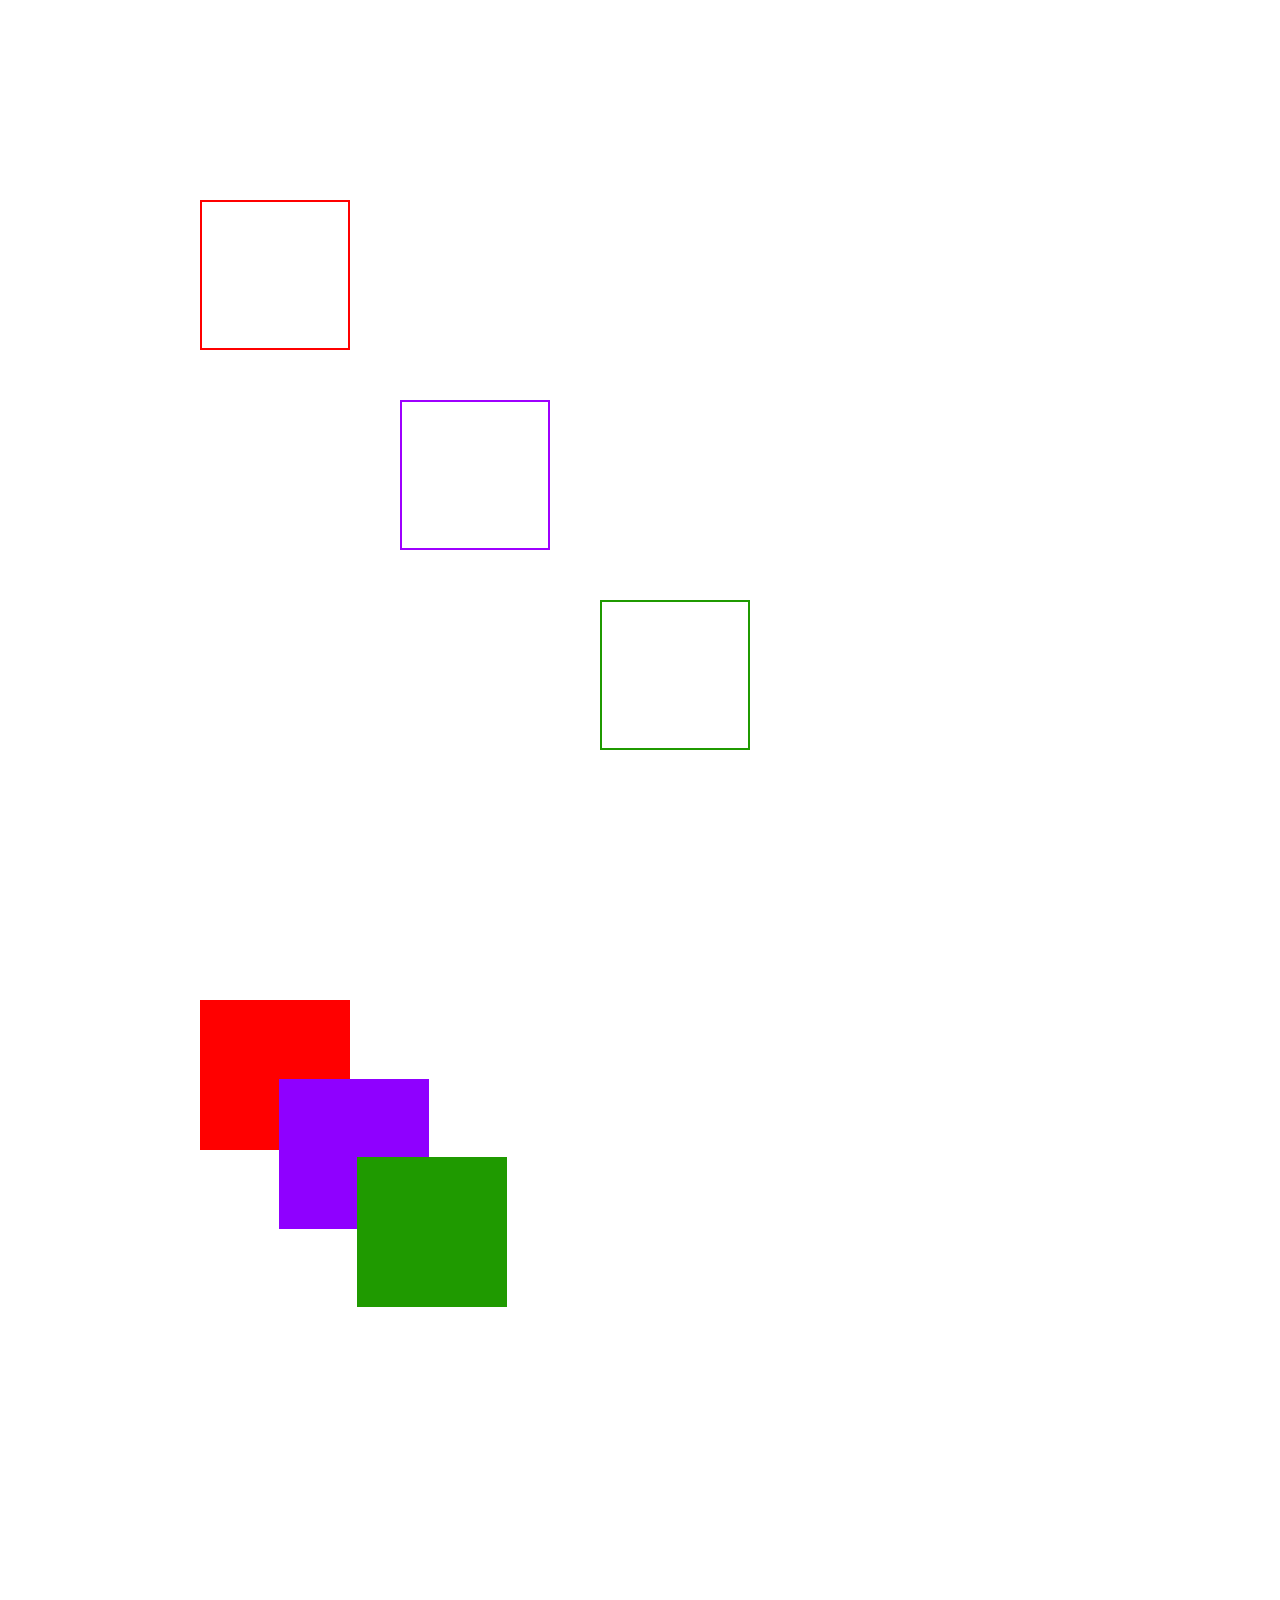
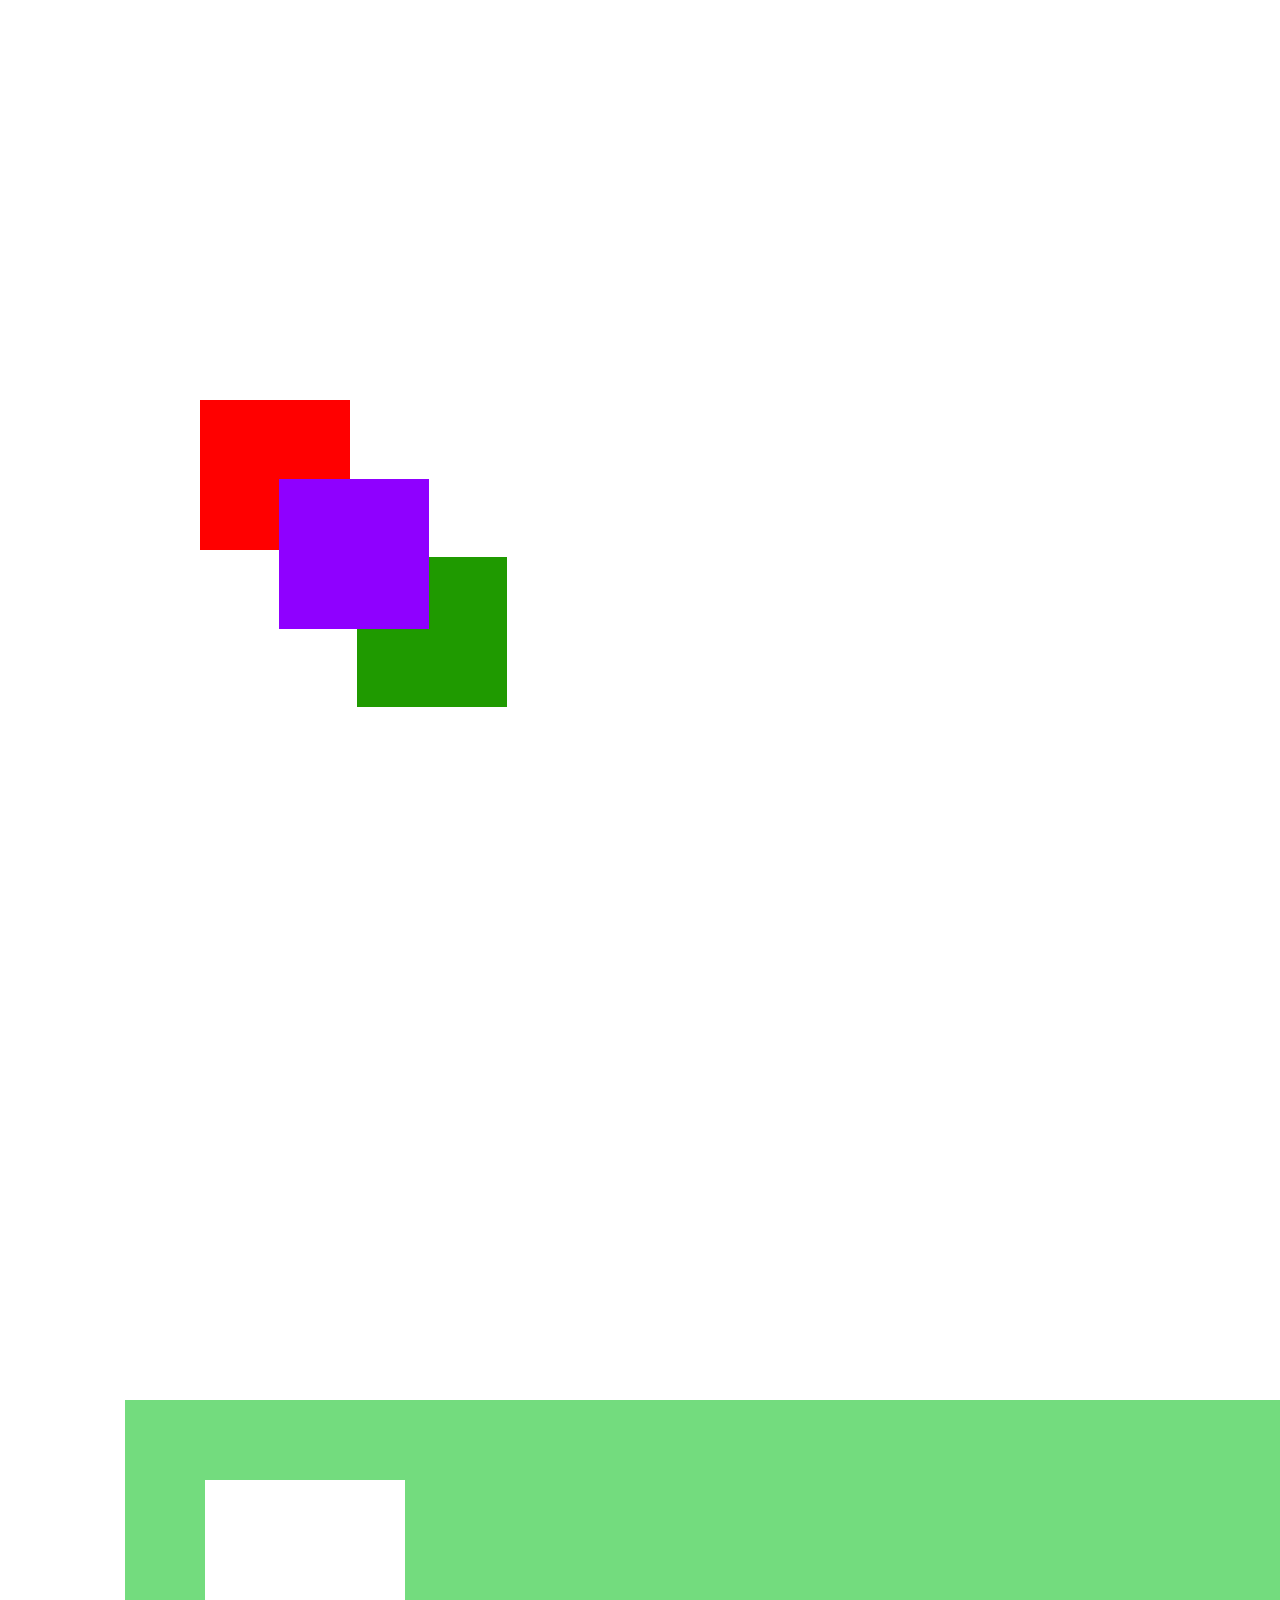
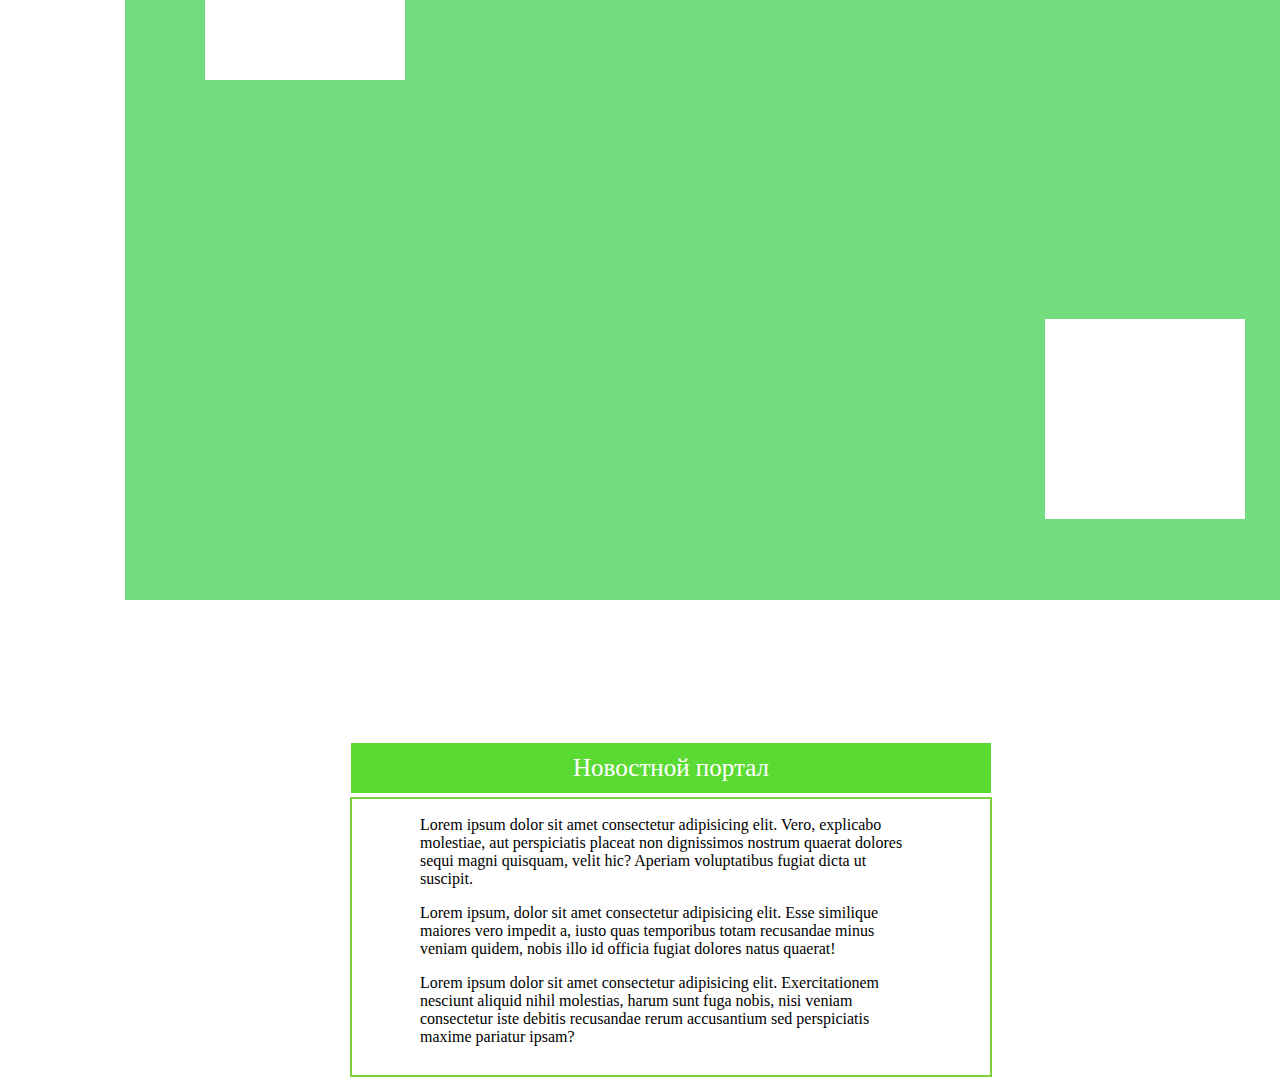
<file: position/index.html>
<!DOCTYPE html>
<html lang="en">
<head>
  <meta charset="UTF-8">
  <meta http-equiv="X-UA-Compatible" content="IE=edge">
  <meta name="viewport" content="width=device-width, initial-scale=1.0">
  <title>Position</title>
  <link rel="stylesheet" href="./style.css">
</head>
<body>
  <div class="u1">

  </div>
  <div class="u2">

  </div>
  <div class="u3">

  </div>
  <div class="u4">

  </div>
  <div class="u5">

  </div>
  <div class="u6">

  </div>
  <div class="u7">

  </div>
  <div class="u8">

  </div>
  <div class="u9">

  </div>
  <div class="u10">

  </div>
  <div class="u11">

  </div>
  <div class="u12">

  </div>
  <div class="box2"></div>

   <div class="body">
      <div class="body2">
          <p>
            Lorem ipsum dolor sit amet consectetur adipisicing elit. Vero, explicabo molestiae, aut perspiciatis placeat non dignissimos nostrum quaerat dolores sequi magni quisquam, velit hic? Aperiam voluptatibus fugiat dicta ut suscipit.
          </p>
          <p>
            Lorem ipsum, dolor sit amet consectetur adipisicing elit. Esse similique maiores vero impedit a, iusto quas temporibus totam recusandae minus veniam quidem, nobis illo id officia fugiat dolores natus quaerat!
          </p>
          <p>
            Lorem ipsum dolor sit amet consectetur adipisicing elit. Exercitationem nesciunt aliquid nihil molestias, harum sunt fuga nobis, nisi veniam consectetur iste debitis recusandae rerum accusantium sed perspiciatis maxime pariatur ipsam?
          </p>
          <div class="box" id="one">Новостной портал</div>
        </div>    
   </div>

</body>
</html>
</file>
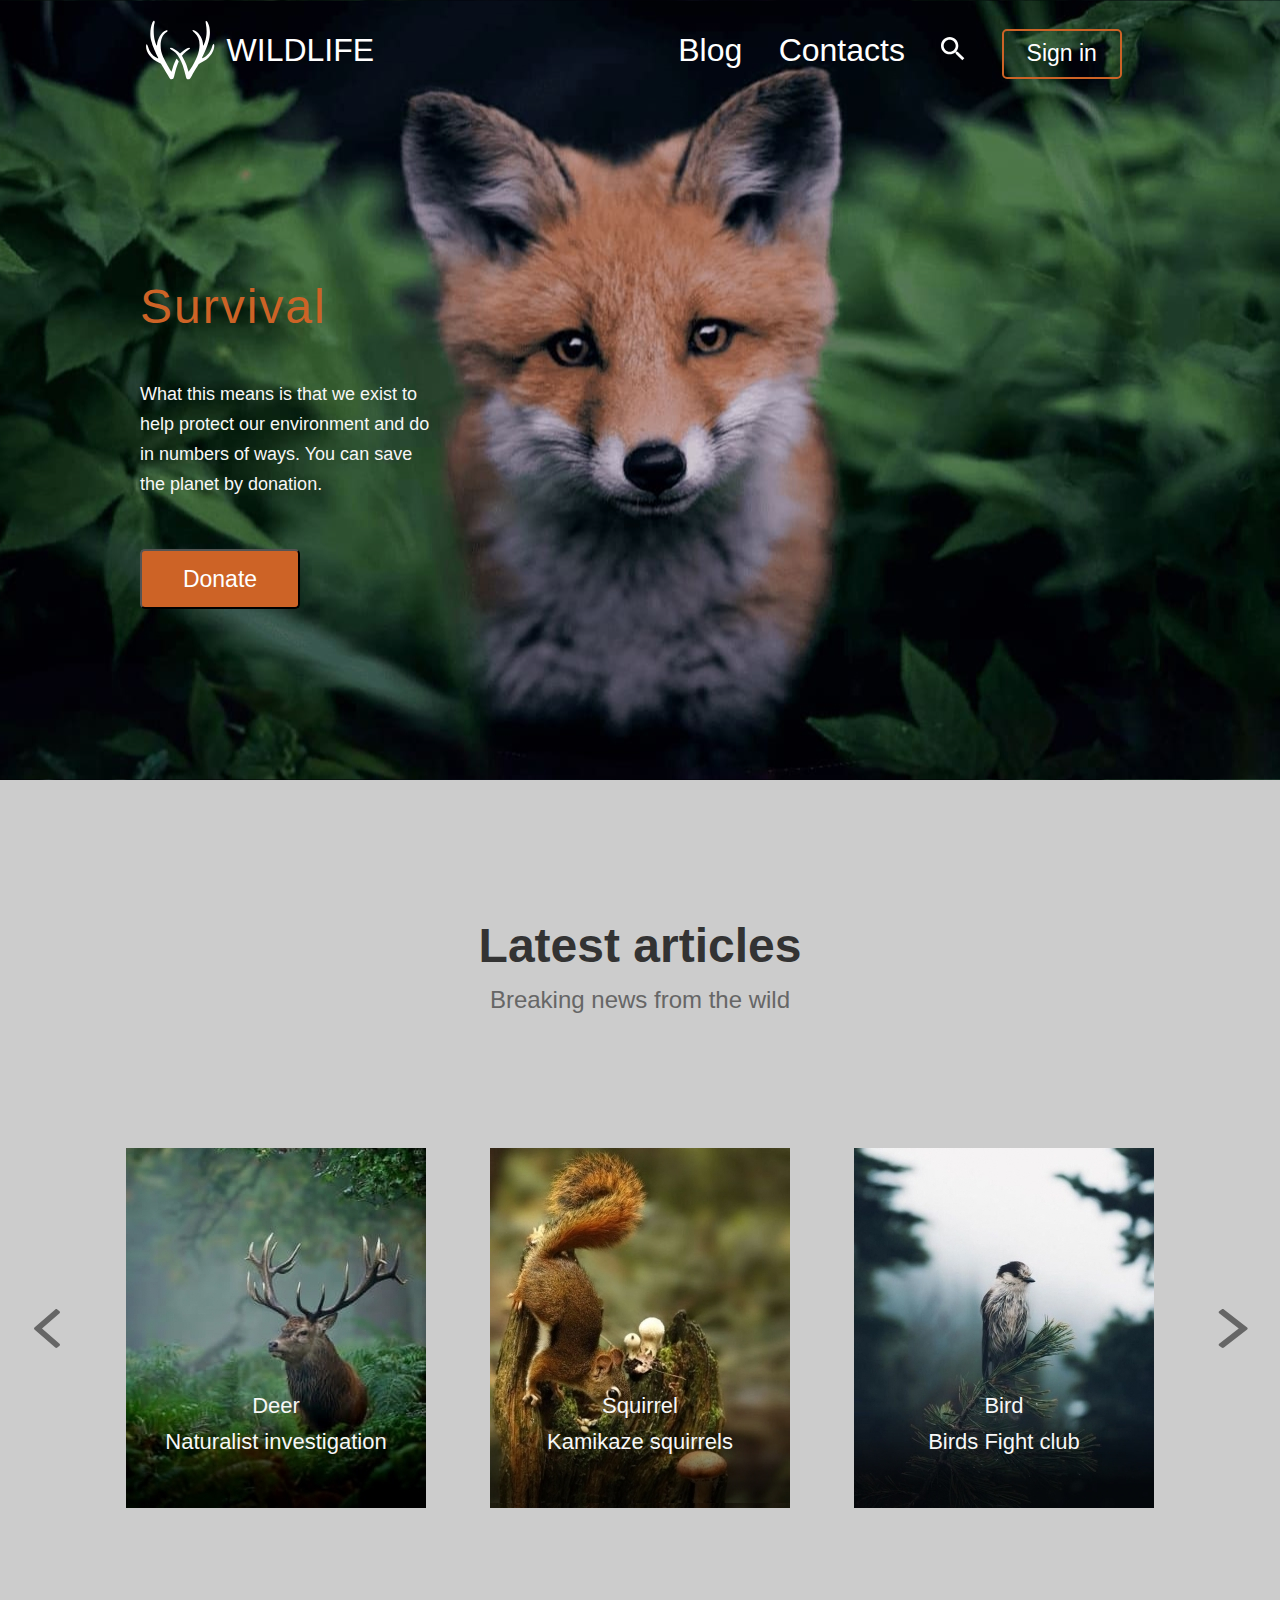
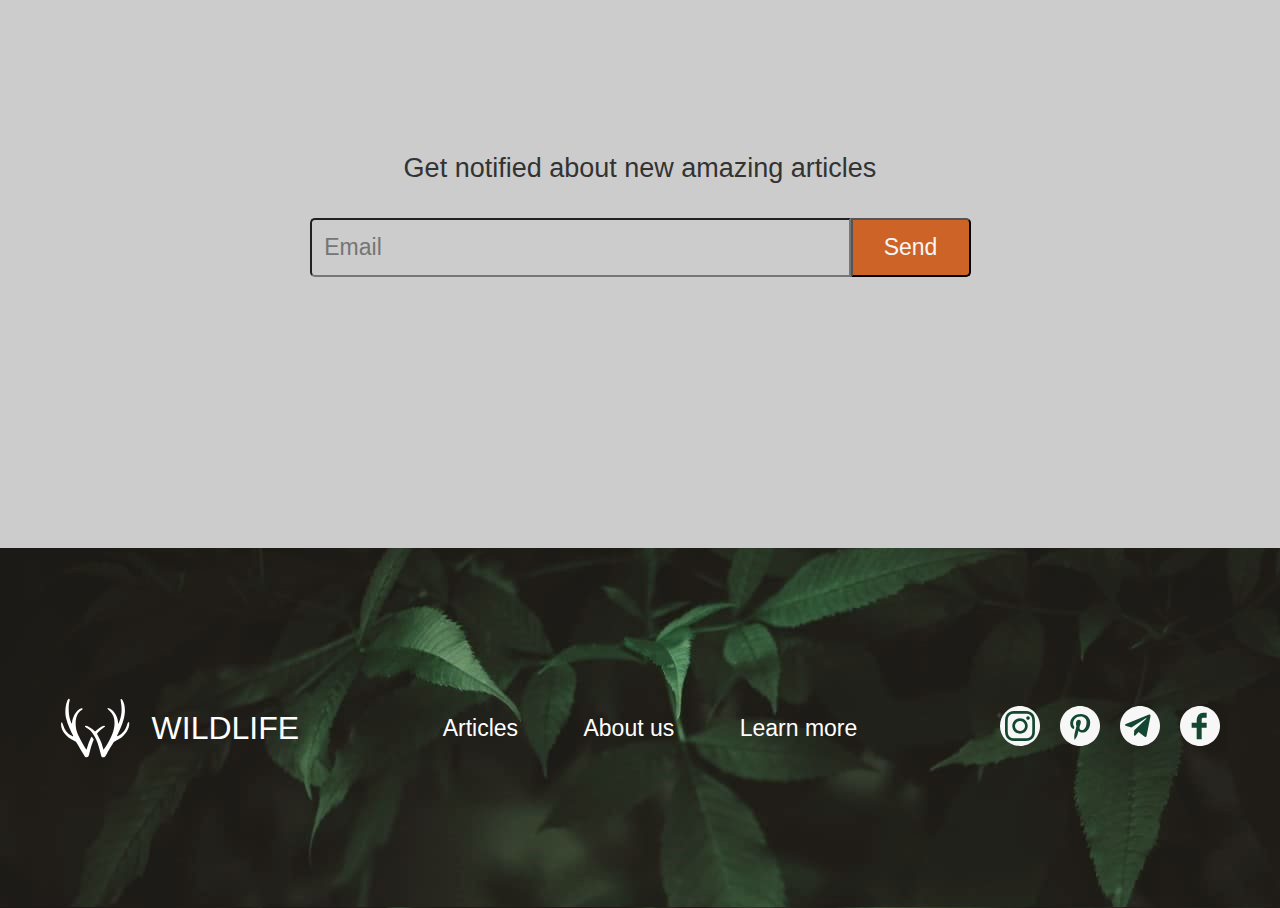
<file: wildlife/index.html>
<!DOCTYPE html>
<html lang="en">
<head>
    <meta charset="UTF-8">
    <meta http-equiv="X-UA-Compatible" content="IE=edge">
    <meta name="viewport" content="width=device-width, initial-scale=1.0">
    <link rel="stylesheet" href="./style.css">
    <link rel="shortcut icon" type="image/png" href="./img/favicon.png"/>
    <link rel="stylesheet" href="./media.css">
    <title>Wildlife</title>
</head>
<body>
    <div class="wrapper">
        <header class="header">
        <div class="header_left">
            <nav class="menu_left">
                <ul class="wildlife_and_logo">
                    <li><a href=""><img src="./img/path0.svg" alt=""></a></li>
                    <li class="menu_items"><a href="#">WILDLIFE</a></li>
                </ul>    
            </nav>
        <div class="box"></div>
        <div class="survival">
            <div class="surv_list"><li class="el1">Survival</li></div>
            <div class="surv_list"><li class="el2">What this means is that we exist to help protect our environment and do in numbers of ways. You can save the planet by donation.</li></div>
            <div class="surv_list"><li><button class="donate">Donate</button></li></div>
        </div>
        </div>
        <div class="header_right">
            <nav class="menu">
            <ul class="menu_list">
                <li class="menu_items">
                <a href="#" class="menu_links">Blog</a>
                </li>
                <li class="menu_items">
                <a href="#" class="menu_links">Contacts</a>
                </li>
                <li class="menu_items">
                <a href=""><img src="./img/Vector.svg" alt="" class="search-icon"></a>
                </li>
                <li class="menu_items">
                <button href="#" class="button">Sign in</button>
                </li>
            </ul>
            </nav>
        </div>

        </div>
        
        <div class="burger">
            <div class="header_left">
                <nav class="menu_left">
                    <ul class="wildlife_and_logo">
                        <li class="isprav"><a href=""><img src="./img/path0.svg" alt="" class="isprav"></a></li>
                        <li class="menu_items"><a href="#">WILDLIFE</a></li>
                    </ul>    
                </nav>
            </div>
            <div class="header_right">
                <nav class="menu">
                <ul class="menu_list">
                    <li class="menu_items">
                    <a href="#" class="menu_links">Blog</a>
                    </li>
                    <li class="menu_items">
                    <a href="#" class="menu_links">Contacts</a>
                    </li>
                    <li class="menu_items">
                    <a href=""><img src="./img/Vector.svg" alt="" class="search-icon"></a>
                    </li>
                    <li class="menu_items">
                    <button href="#" class="button">Sign in</button>
                    </li>
                </ul>
                </nav>
            </div>
            <div class="survival_med">
                <div class="surv_list"><li class="el1">Survival</li></div>
                <div class="surv_list"><li class="el2">What this means is that we exist to help protect our environment and do in numbers of ways. You can save the planet by donation.</li></div>
                <div class="surv_list"><li><button class="donate">Donate</button></li></div>
            </div>
        </div>
        </header>
    </div>
    <div class="wrap">
        <div class="last_articles">
            <div class="Zagolovok">
                <ul>
                    <li><h1 class="stul">Latest articles</h1></li>
                    <li class="pod_stul">Breaking news from the wild</li>
                </ul>
            </div>
            <div class="block_struktura">
                <div class="block"><a href="#"><img src="./img/bl0.svg" alt="" ></a></div>
                <div class="block1">
                    <div class="box2"></div>
                    <ul class="b">
                        <li class="txt_bl1">Deer</li>
                        <li class="txt_bl1">Naturalist investigation</li>
                    </ul>
                </div>
                <div class="block2">
                    <div class="box2"></div>
                    <ul class="b">
                        <li class="txt_bl1">Squirrel</li>
                        <li class="txt_bl1">Kamikaze squirrels</li>
                    </ul>
                </div>
                <div class="block3">
                    <div class="box2"></div>
                    <ul class="b">
                        <li class="txt_bl1">Bird</li>
                        <li class="txt_bl1">Birds Fight club</li>
                    </ul>
                </div>
                <div class="block"><a href="#"><img src="./img/bl01.svg" alt=""></a></div>
            </div>
            <div class="text_area">
                <div class="text">
                    Get notified about new amazing articles
                </div>
                <div class="forma">
                    <form action="">
                        <div class="f">
                            <input type="text" placeholder="  Email" class="email">
                            <input type="submit" class="send" value="Send" onclick="return false">
                        </div>
                    </form>
                </div>
            </div>
        </div>
    </div>
    <div class="wrap_foot">
        <footer class="footer">
            <div class="podblock">
                <nav class="wid_niz">
                    <div><a href="#" ><img src="./img/path0.svg" alt=""></a></div>
                    <div><a href="#">WILDLIFE</a></div>
                </nav>
                <nav class="sp2">
                <ul class="ul2">
                    <li><a href="#" class="anim">Articles</a></li>
                    <li><a href="#" class="anim">About us</a></li>
                    <li><a href="#" class="anim">Learn more</a></li>
                </ul>
                </nav>
                <nav class="sp3">
                <ul class="ul3">
                    <li><a href="#" class="ani"><img src="./img/Frame-1.svg" alt=""></a></li>
                    <li><a href="#" class="ani"><img src="./img/Frame-2.svg" alt=""></a></li>
                    <li><a href="#" class="ani"><img src="./img/Frame-3.svg" alt=""></a></li>
                    <li><a href="#" class="ani"><img src="./img/Frame.svg" alt=""></a></li>
                </ul>
                </nav>
            </div>
        </footer>
    </div>
</body>
</html>
</file>
<file: position/style.css>
*main {
    margin: 0px;
    padding: 0px;
    }
    
    .u1 {
    position: absolute;
    width: 150px;
    height: 150px;
      
    background: #FFFFFF;
    border: 2px solid #FF0000;
    box-sizing: border-box;
    
    left: 200px;
    top: 200px;
    border-radius: 0px;
    }
    
    .u2 {
    position: absolute;
    width: 150px;
    height: 150px;
      
    background: #FFFFFF;
    border: 2px solid #9E00FF;
    box-sizing: border-box;
      
    left: 400px;
    top: 400px;
    border-radius: 0px;
    }
    
    .u3 {
    position: absolute;
    width: 150px;
    height: 150px;
      
    background: #FFFFFF;
    border: 2px solid #1F9A00;
    box-sizing: border-box;
      
    left: 600px;
    top: 600px;
    border-radius: 0px;
    }
    
    .u4 {
    position: absolute;
    width: 150px;
    height: 150px;
      
    background: #FF0000; 
    top: 1000px;
    left:200px;
    }
    
    .u5 {
    position: absolute;
    width: 150px;
    height: 150px;
        
    background: #8F00FF;
    top: 1079px;
    left: 279px;
    }
    
    .u6 {
    position: absolute;
    width: 150px;
    height: 150px;
        
    background: #1F9A00;
    top: 1157px;
    left: 357px;
    }
    
    .u7 {
    position: absolute;
    width: 150px;
    height: 150px;
        
    background: #FF0000;
    top: 2000px;
    left:200px;
    }
    
    .u8 {
    position: absolute;
    width: 150px;
    height: 150px;
          
    background: #8F00FF;
    top: 2079px;
    left: 279px;
    z-index: 1;
    }
    
    .u9 {
    position: absolute;
    width: 150px;
    height: 150px;
          
    background: #1F9A00;
    top: 2157px;
    left: 357px;
    }
    
    .u10 {
    position: absolute;
    width: 1200px;
    height: 800px;
          
    background: #73DC7E;
    top: 3000px;
    left: 125px;
    }
    
    .u11 {
    position: absolute;
    width: 200px;
    height: 200px;
          
    background: #FFFFFF;
    top: 3080px;
    left: 205px;
    }
    
    .u12 {
    position: absolute;
    width: 200px;
    height: 200px;
          
    background: #FFFFFF;
    top: 3519px;
    left: 1045px;
    }
    
    .box {
    background: rgb(91, 218, 52);
    width: 640px;
    height: 50px;
    color: white;     
    }
    
    #one {
    position: absolute;
    top: -38px;
    left: -50px;
    display: flex;
    align-items: center;
    justify-content: center;
    font-size: 25px;
    margin: -19px;
    }
    
    .body2 {
    position: static;
    width: 500px;
    height: 250px;
    overflow: scroll;
    top: 4000px;
    left: 500px;
    }
    
    .body {
    position: absolute;
    width: 480px;
    height: 259px;
    background: white;
    top: 4000px;
    left: 420px;
    }
    
    .box2 {
    position: absolute;
    width: 642px;
    height: 280px;
      
    border: 2px solid #7DCE3D;
    box-sizing: border-box;
    top: 3997px;
    left: 350px;
    }
</file>
<file: wildlife/style.css>
* {
      padding: 0;
      margin: 0;
      list-style-type: none;
      box-sizing: border-box;
}
body {
      background-color: #02160b;
}
body {
  background-color: #02160b
}
.wrapper {
      display: flex;
      justify-content: center;
}
.header {
      background-image: url(./img/verx.jpg);
      background-position: center;
      height: 780px;
      width: 100%;
      max-width: 1440px;
      display: flex;
      justify-content: space-around;
}
a {
      display: block;
      text-decoration: none;
      color: white;
}

.header_left {
      padding-top: 20px;
      width: 100%;
      max-width: 240px;
      height: 60px;
}
.menu_left{
      font-size: 32px;
      font-weight: 400;
      line-height: 60px; 
      font-family: -apple-system, BlinkMacSystemFont, 'Segoe UI', Roboto, Oxygen, Ubuntu, Cantarell, 'Open Sans', 'Helvetica Neue', sans-serif;  
      font-style: normal;
      text-align: left;          
}
.wildlife_and_logo {
      display: flex;
      justify-content: space-around;      
}

.header_right {
      padding-top: 20px;
      width: 100%;
      max-width: 480px;
      height: 60px;
}
.menu {
      font-size: 32px;
      font-weight: 400;
      line-height: 60px; 
      font-family: -apple-system, BlinkMacSystemFont, 'Segoe UI', Roboto, Oxygen, Ubuntu, Cantarell, 'Open Sans', 'Helvetica Neue', sans-serif;     
}
.menu_list {
      display: flex;
      justify-content: space-around;
      align-items: center;
}
.button {
      height: 50px;
      width: 120px;
      font-family: -apple-system, BlinkMacSystemFont, 'Segoe UI', Roboto, Oxygen, Ubuntu, Cantarell, 'Open Sans', 'Helvetica Neue', sans-serif;
      font-size: 23px;
      font-weight: 400;
      line-height: 27px;
      letter-spacing: 0em;
      text-align: center;
      border: 2px solid #CD6326;
      box-sizing: border-box;
      border-radius: 5px;
      background-color: Transparent;
      color: white;
}

.button:hover {
      background-color: #CD6326;
}

.menu_items:hover {
      transform: translateY(-5px);
      transition: .6s ease;
}

.box {
      height: 180px;
}
.box2 {
      height: 240px;
}

.survival {
      width: 274px;
      height: 340px;
}
.surv_list {
      font-family: -apple-system, BlinkMacSystemFont, 'Segoe UI', Roboto, Oxygen, Ubuntu, Cantarell, 'Open Sans', 'Helvetica Neue', sans-serif;
}
.el1 {
      font-size: 48px;
      letter-spacing: 2px;
      color: #CD6326;
      width: 200px;
      height: 100px;
}
.el2 {
      width: 300px;
      height: 170px;
      left: 120px;
      top: 322px;
      font-size: 18px;
      color: #F7F7F7;
      line-height: 30px;
}
.donate {
      width: 160px;
      height: 60px;
      left: 120px;
      top: 479px;
      background: #CD6326;  
      border-radius: 5px;    
      line-height: 27px;
      text-align: center;
      font-size: 23px;
      color: white;
}
.donate:hover {
      transform: translateY(-5px);
      transition: .6s ease;
}

/*  7 laba  */
.wrap {
      display: flex;
      justify-content: center;
}
.last_articles {
      background-color:#CCCCCC;
      max-width: 1440px;
      width: 100%;
      height: 1368px;
}

.Zagolovok {
      height: 368px;
      display: flex;
      align-items: center;
      justify-content: center;
}
.stul {
      font-family: -apple-system, BlinkMacSystemFont, 'Segoe UI', Roboto, Oxygen, Ubuntu, Cantarell, 'Open Sans', 'Helvetica Neue', sans-serif;
      font-size: 48px;
      line-height: 72px;
      text-align: center;
      color: #333333;
}
.pod_stul {
      font-family: -apple-system, BlinkMacSystemFont, 'Segoe UI', Roboto, Oxygen, Ubuntu, Cantarell, 'Open Sans', 'Helvetica Neue', sans-serif;
      font-size: 24px;
      line-height: 36px;
      color: #666666;
      text-align: center;
}

.block_struktura {
      height: 360px;
      width: 100%;
      max-width: 1440px;
      display: flex;
      justify-content: space-around;
      align-items: center;
}

.block1 {
      background-image: url(./img/bl1.svg);
      width: 300px;
      height: 360px;
}
.block2 {
      background-image: url(./img/bl2.svg);
      width: 300px;
      height: 360px;
}
.block3 {
      background-image: url(./img/bl3.svg);
      width: 300px;
      height: 360px;
}

.b {
      font-size: 22px;
      line-height: 36px;
      text-align: center;
      color: #F7F7F7;
      font-family: -apple-system, BlinkMacSystemFont, 'Segoe UI', Roboto, Oxygen, Ubuntu, Cantarell, 'Open Sans', 'Helvetica Neue', sans-serif;
}

.block:hover {
      transform: scale(-1);
      transition: 2s;
}

img { pointer-events: none; }

.text_area {
      width: 100%;
      max-width: 1440px;
      height: 638px;
      display: flex;
      justify-content: center;
      align-items: center;
      flex-direction: column;
}
.text {
      font-family: -apple-system, BlinkMacSystemFont, 'Segoe UI', Roboto, Oxygen, Ubuntu, Cantarell, 'Open Sans', 'Helvetica Neue', sans-serif;
      font-size: 27px;
      line-height: 40px;
      color: #333333;
}

.forma {
      margin: 30px;
}

.f {

      display: flex;
}

.email {
      width: 541px;
      height: 59px;
      font-family: -apple-system, BlinkMacSystemFont, 'Segoe UI', Roboto, Oxygen, Ubuntu, Cantarell, 'Open Sans', 'Helvetica Neue', sans-serif;
      font-size: 23px;
      line-height: 27px;
      color: #666666;
      background-color: #CCCCCC;
      border-radius: 5px 0px 0px 5px;
}

.send {
      border-radius: 0px 5px 5px 0px;
      width: 120px;
      height: 59px;
      font-family: -apple-system, BlinkMacSystemFont, 'Segoe UI', Roboto, Oxygen, Ubuntu, Cantarell, 'Open Sans', 'Helvetica Neue', sans-serif;
      font-size: 23px;
      line-height: 27px;
      align-items: center;
      text-align: center;
      color: #F7F7F7;
      background: #CD6326;
}
.send:active {
      background-color: darkgrey;

}
.el1 {
  font-size: 48px;
  letter-spacing: 2px;
  color: #CD6326;
  width: 200px;
  height: 100px;
}


/* foot */

.wrap_foot {
      display: flex;
      justify-content: center; 
}
.footer { 
      width: 100%;
      max-width: 1440px;
      background-image: url(./img/niz.jpg);
}
.podblock {
      display: flex;
      justify-content: space-around;
      align-items: center;
      width: 100%;
      height: 360px;
      max-width: 1440px;      
}

.sp2 {
      width: 480px;
      height: 60px;
      display: flex;
      align-items: center;
      justify-content: space-around;
}
.sp3 {
      width: 240px;
      height: 60px;
      display: flex;
      align-items: center;
}

.ul2 {
      display: flex;
      justify-content: space-around;  
      width: 100%;
      font-family: -apple-system, BlinkMacSystemFont, 'Segoe UI', Roboto, Oxygen, Ubuntu, Cantarell, 'Open Sans', 'Helvetica Neue', sans-serif;
      font-size: 23px;
      line-height: 60px;
}
.ul3 {
      width: 100%;
      display: flex;
      justify-content: space-around;
}

.wid_niz {
      height: 60px;
      width: 260px;
      font-size: 32px;
      font-weight: 400;
      line-height: 60px; 
      font-family: -apple-system, BlinkMacSystemFont, 'Segoe UI', Roboto, Oxygen, Ubuntu, Cantarell, 'Open Sans', 'Helvetica Neue', sans-serif;  
      display: flex;
      justify-content: space-around;
}

.anim:hover {
      transform: scale(1.2);
      transition: .6s;
}
.ani:hover {
      transform: rotate(360deg);
      transition: .6s;

}

/*     KONCOVOCKA     */

.burger {
      display: none;
}
</file>
<file: wildlife/media.css>
@media screen and (max-width: 770px){ 
      .obolocka {
            display: none;
      }
      .burger {
            display: flex;
            flex-wrap: wrap;
            flex-direction: column;
            align-items: center;
            justify-content: end;
      }
      .menu_list {
            display: flex;
            flex-direction: column;
            align-items: center;
            justify-content: end;
      }
      .survival_med {
            display: flex;
            flex-direction: column;
            align-items: center;
            justify-content: center;
            width: 100%;
            height: 400px;
      }
      .header_right {
            max-width: 100%;
            height: auto;
      }
}

@media screen and (max-width: 1050px){ 
      .last_articles {
            height: 1900px;
      }
      .block_struktura {
            flex-direction: column;
            justify-content: space-between;
            transform: scale(0.95);
            height: 1400px;
      }
      .Zagolovok {
            height: 200px;
      }
      .text_area {
            height: 200px;
            justify-content: end;
      }
      .block {
            transform: rotate(90deg);
      }
      .block:hover {
            transform: rotate(270deg);
            transition: 1s;
      }
      .forma {
            width: 96%;
            max-width: 660px;
      }
}

@media screen and (max-width: 500px){ 
      .text {
            height: 100px;
      }
}
@media screen and (max-width: 480px){ 
      .f {
            display: inline;
      }
      .email {
            width: 96%;
            border-radius: 5px 5px 0px 0px;
      }
      .send {
            width: 96%;
            border-radius: 0px 0px 5px 5px;
      }
}

@media screen and (max-width: 820px){ 
      .podblock {
            flex-direction: column;
      }
      .sp2 {
            width: 100%;
      }
}

@media screen and (max-width: 400px){ 
      .ul2 {
            flex-direction: column;
            align-items: center;
      }
}
</file>
